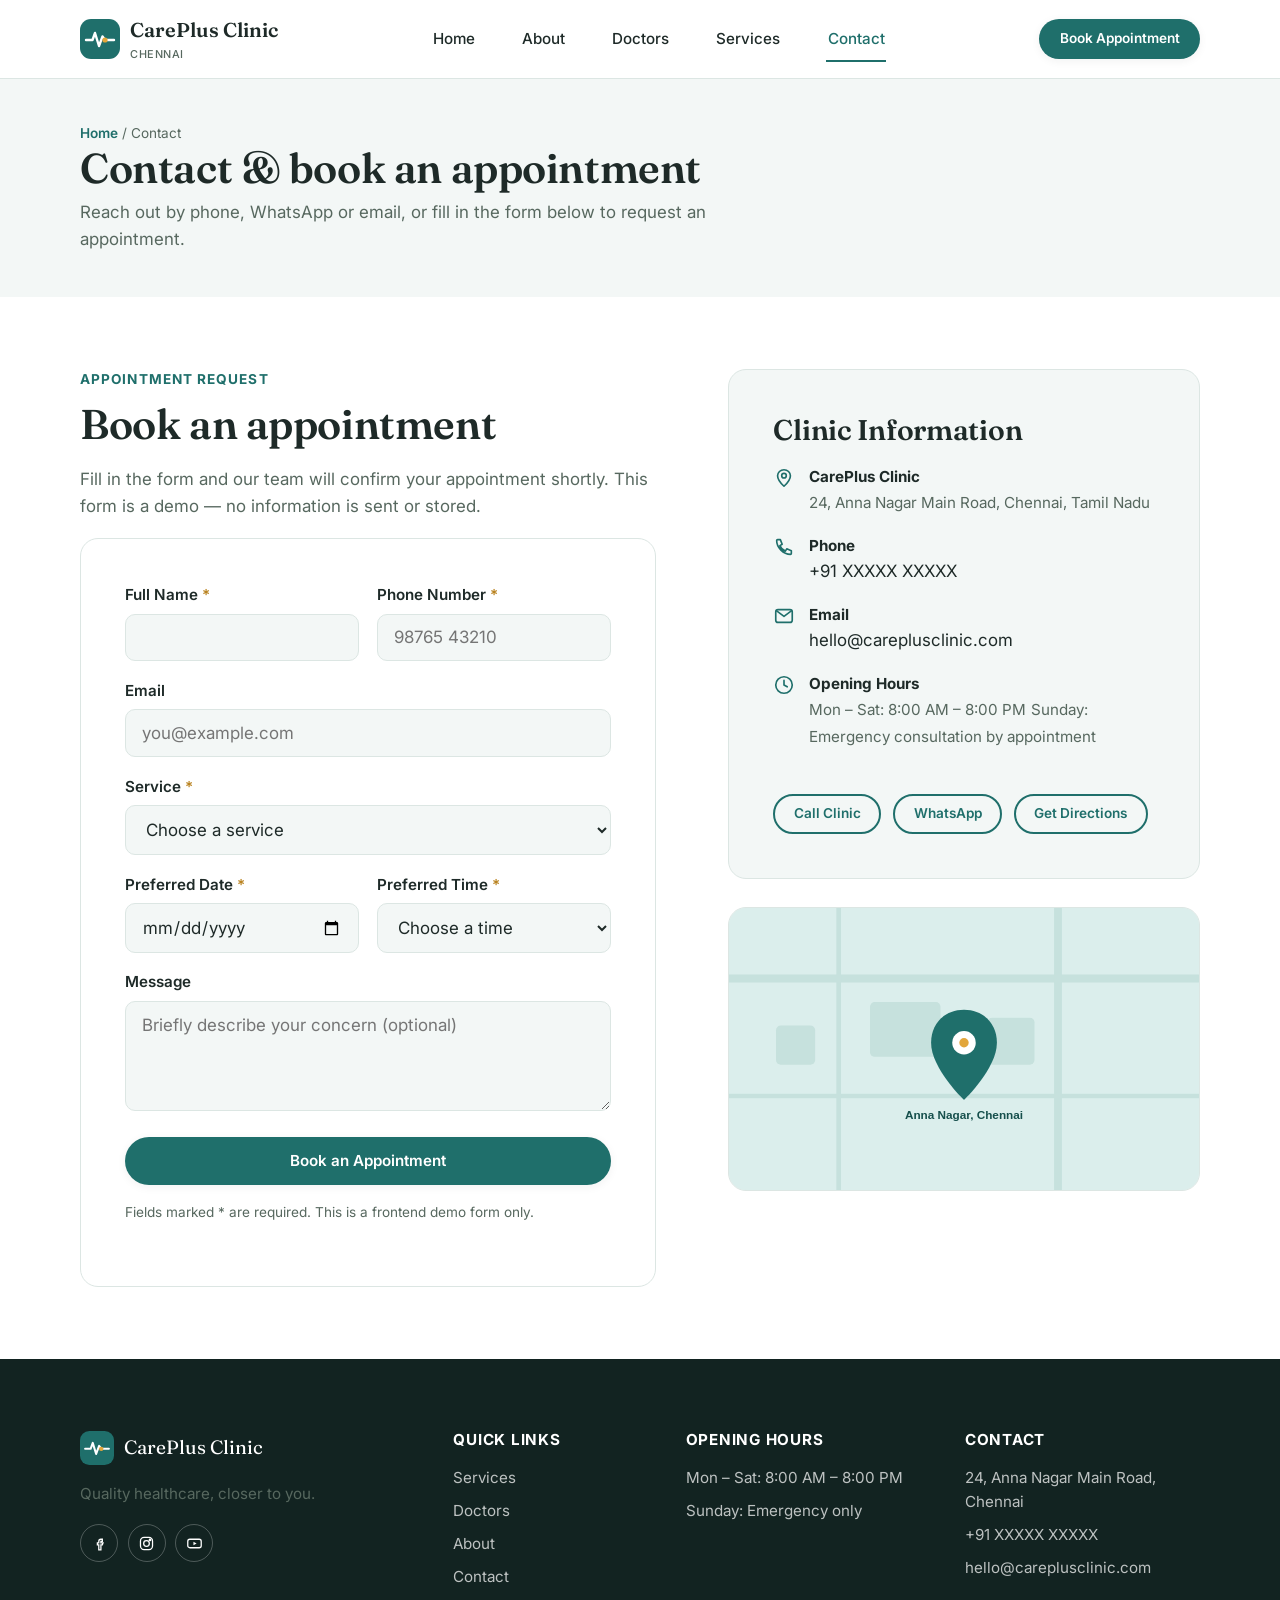
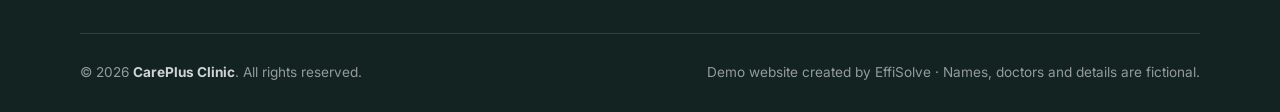
<file: contact.html>
<!DOCTYPE html>
<html lang="en">
<head>
<meta charset="UTF-8">
<meta name="viewport" content="width=device-width, initial-scale=1.0">
<title>Contact &amp; Book an Appointment — CarePlus Clinic, Chennai</title>
<meta name="description" content="Book an appointment at CarePlus Clinic in Anna Nagar, Chennai. Find our address, phone number, email, opening hours and appointment request form.">
<meta property="og:type" content="website">
<meta property="og:title" content="Contact CarePlus Clinic">
<meta property="og:description" content="Book an appointment or get in touch with CarePlus Clinic in Anna Nagar, Chennai.">
<meta property="og:image" content="images/map-placeholder.svg">
<link rel="icon" type="image/svg+xml" href="images/favicon.svg">
<link rel="preconnect" href="https://fonts.googleapis.com">
<link rel="preconnect" href="https://fonts.gstatic.com" crossorigin>
<link href="https://fonts.googleapis.com/css2?family=Fraunces:opsz,wght@9..144,500;9..144,600;9..144,700&amp;family=Inter:wght@400;500;600;700&amp;display=swap" rel="stylesheet">
<link rel="stylesheet" href="css/style.css">
</head>
<body>
<a class="skip-link" href="#main-content">Skip to main content</a>

<header class="site-header">
  <div class="container nav">
    <a href="index.html" class="brand">
      <img src="images/logo-mark.svg" alt="" width="40" height="40">
      <span>CarePlus Clinic<span class="brand-tag">Chennai</span></span>
    </a>
    <nav class="nav-links" aria-label="Primary">
      <a href="index.html">Home</a>
      <a href="about.html">About</a>
      <a href="doctors.html">Doctors</a>
      <a href="services.html">Services</a>
      <a href="contact.html" aria-current="page">Contact</a>
    </nav>
    <div class="nav-cta">
      <a href="#appointment-form" class="btn btn-primary btn-sm">
        <span class="btn-label-full">Book Appointment</span>
        <span class="btn-label-short" aria-hidden="true">Book</span>
      </a>
      <button class="nav-toggle" aria-label="Open menu" aria-expanded="false" aria-controls="primary-navigation">
        <span></span><span></span><span></span>
      </button>
    </div>
  </div>
</header>

<main id="main-content">

  <div class="page-hero">
    <div class="container">
      <p class="breadcrumb"><a href="index.html">Home</a> / Contact</p>
      <h1>Contact &amp; book an appointment</h1>
      <p>Reach out by phone, WhatsApp or email, or fill in the form below to request an appointment.</p>
    </div>
  </div>

  <section aria-labelledby="contact-heading">
    <div class="container contact-grid">

      <div>
        <span class="eyebrow">Appointment Request</span>
        <h2 id="contact-heading">Book an appointment</h2>
        <p>Fill in the form and our team will confirm your appointment shortly. This form is a demo — no information is sent or stored.</p>

        <div class="form-success" id="form-success" role="status">
          <svg viewBox="0 0 24 24" fill="none" stroke="currentColor" stroke-width="2"><circle cx="12" cy="12" r="9.5"/><path d="M8 12.5L11 15.5L16 9"/></svg>
          <span>Thank you! Your appointment request has been received. Our team will contact you shortly.</span>
        </div>

        <form class="appointment-form" id="appointment-form" novalidate>
          <div class="form-row">
            <div class="form-group">
              <label for="fullName">Full Name <span class="required">*</span></label>
              <input type="text" id="fullName" name="fullName" autocomplete="name" required>
              <p class="field-error">Please enter your full name.</p>
            </div>
            <div class="form-group">
              <label for="phone">Phone Number <span class="required">*</span></label>
              <input type="tel" id="phone" name="phone" autocomplete="tel" placeholder="98765 43210" required>
              <p class="field-error">Please enter a valid phone number.</p>
            </div>
          </div>

          <div class="form-group">
            <label for="email">Email</label>
            <input type="email" id="email" name="email" autocomplete="email" placeholder="you@example.com">
            <p class="field-error">Please enter a valid email address.</p>
          </div>

          <div class="form-group">
            <label for="service">Service <span class="required">*</span></label>
            <select id="service" name="service" required>
              <option value="">Choose a service</option>
              <option value="general-consultation">General Consultation</option>
              <option value="pediatrics">Pediatrics</option>
              <option value="dermatology">Dermatology</option>
              <option value="womens-health">Women's Health</option>
              <option value="diabetes-bp-care">Diabetes &amp; BP Care</option>
              <option value="health-checkup">Health Checkup</option>
            </select>
            <p class="field-error">Please choose a service.</p>
          </div>

          <div class="form-row">
            <div class="form-group">
              <label for="preferredDate">Preferred Date <span class="required">*</span></label>
              <input type="date" id="preferredDate" name="preferredDate" required>
              <p class="field-error">Please choose a valid date.</p>
            </div>
            <div class="form-group">
              <label for="preferredTime">Preferred Time <span class="required">*</span></label>
              <select id="preferredTime" name="preferredTime" required>
                <option value="">Choose a time</option>
                <option value="morning">Morning (8:00 AM – 12:00 PM)</option>
                <option value="afternoon">Afternoon (12:00 PM – 4:00 PM)</option>
                <option value="evening">Evening (4:00 PM – 8:00 PM)</option>
              </select>
              <p class="field-error">Please choose a preferred time.</p>
            </div>
          </div>

          <div class="form-group">
            <label for="message">Message</label>
            <textarea id="message" name="message" placeholder="Briefly describe your concern (optional)"></textarea>
          </div>

          <button type="submit" class="btn btn-primary btn-block">Book an Appointment</button>
          <p class="form-note">Fields marked <span class="required">*</span> are required. This is a frontend demo form only.</p>
        </form>
      </div>

      <div>
        <div class="contact-info-card">
          <h3>Clinic Information</h3>
          <div class="contact-info-list">
            <div class="contact-info-item">
              <svg viewBox="0 0 24 24" fill="none" stroke="currentColor" stroke-width="1.8" stroke-linecap="round" stroke-linejoin="round"><path d="M12 21C12 21 5 14.5 5 9.5C5 5.9 8.1 3 12 3C15.9 3 19 5.9 19 9.5C19 14.5 12 21 12 21Z"/><circle cx="12" cy="9.5" r="2.5"/></svg>
              <div>
                <strong>CarePlus Clinic</strong>
                <span>24, Anna Nagar Main Road, Chennai, Tamil Nadu</span>
              </div>
            </div>
            <div class="contact-info-item">
              <svg viewBox="0 0 24 24" fill="none" stroke="currentColor" stroke-width="1.8" stroke-linecap="round" stroke-linejoin="round"><path d="M4 5C4 4.4 4.4 4 5 4H8L10 9L7.5 10.5C8.5 13 11 15.5 13.5 16.5L15 14L20 16V19C20 19.6 19.6 20 19 20C11.3 20 4 12.7 4 5Z"/></svg>
              <div>
                <strong>Phone</strong>
                <a href="tel:+91XXXXXXXXXX">+91 XXXXX XXXXX</a>
              </div>
            </div>
            <div class="contact-info-item">
              <svg viewBox="0 0 24 24" fill="none" stroke="currentColor" stroke-width="1.8" stroke-linecap="round" stroke-linejoin="round"><rect x="3" y="5" width="18" height="14" rx="2.5"/><path d="M4 6.5L12 12.5L20 6.5"/></svg>
              <div>
                <strong>Email</strong>
                <a href="mailto:hello@careplusclinic.com">hello@careplusclinic.com</a>
              </div>
            </div>
            <div class="contact-info-item">
              <svg viewBox="0 0 24 24" fill="none" stroke="currentColor" stroke-width="1.8" stroke-linecap="round" stroke-linejoin="round"><circle cx="12" cy="12" r="9"/><path d="M12 7V12L15.5 14"/></svg>
              <div>
                <strong>Opening Hours</strong>
                <span>Mon – Sat: 8:00 AM – 8:00 PM</span>
                <span>Sunday: Emergency consultation by appointment</span>
              </div>
            </div>
          </div>

          <div class="btn-row mt-lg">
            <a href="tel:+91XXXXXXXXXX" class="btn btn-outline btn-sm">Call Clinic</a>
            <a href="https://wa.me/91XXXXXXXXXX" target="_blank" rel="noopener" class="btn btn-outline btn-sm">WhatsApp</a>
            <a href="https://maps.google.com/?q=Anna+Nagar+Chennai" target="_blank" rel="noopener" class="btn btn-outline btn-sm">Get Directions</a>
          </div>
        </div>

        <div class="map-placeholder">
          <img src="images/map-placeholder.svg" alt="Stylized map showing the approximate location of CarePlus Clinic in Anna Nagar, Chennai" loading="lazy">
        </div>
      </div>

    </div>
  </section>

</main>

<footer class="site-footer">
  <div class="container">
    <div class="footer-grid">
      <div>
        <a href="index.html" class="footer-brand">
          <img src="images/logo-mark.svg" alt="" width="34" height="34">
          CarePlus Clinic
        </a>
        <p class="footer-tagline">Quality healthcare, closer to you.</p>
        <div class="footer-social">
          <a href="#" aria-label="CarePlus Clinic on Facebook"><svg viewBox="0 0 24 24" fill="none" stroke="#fff" stroke-width="1.8"><path d="M14 9H16V6H14C12.3 6 11 7.3 11 9V11H9V14H11V21H14V14H16L17 11H14V9Z"/></svg></a>
          <a href="#" aria-label="CarePlus Clinic on Instagram"><svg viewBox="0 0 24 24" fill="none" stroke="#fff" stroke-width="1.8"><rect x="3.5" y="3.5" width="17" height="17" rx="5"/><circle cx="12" cy="12" r="4"/><circle cx="17" cy="7" r="1"/></svg></a>
          <a href="#" aria-label="CarePlus Clinic on YouTube"><svg viewBox="0 0 24 24" fill="none" stroke="#fff" stroke-width="1.8"><rect x="2.5" y="6" width="19" height="12" rx="3"/><path d="M10.5 9.5L15 12L10.5 14.5V9.5Z" fill="#fff" stroke="none"/></svg></a>
        </div>
      </div>
      <div class="footer-col">
        <h4>Quick Links</h4>
        <ul>
          <li><a href="services.html">Services</a></li>
          <li><a href="doctors.html">Doctors</a></li>
          <li><a href="about.html">About</a></li>
          <li><a href="contact.html">Contact</a></li>
        </ul>
      </div>
      <div class="footer-col">
        <h4>Opening Hours</h4>
        <ul>
          <li>Mon – Sat: 8:00 AM – 8:00 PM</li>
          <li>Sunday: Emergency only</li>
        </ul>
      </div>
      <div class="footer-col">
        <h4>Contact</h4>
        <ul>
          <li>24, Anna Nagar Main Road, Chennai</li>
          <li><a href="tel:+91XXXXXXXXXX">+91 XXXXX XXXXX</a></li>
          <li><a href="mailto:hello@careplusclinic.com">hello@careplusclinic.com</a></li>
        </ul>
      </div>
    </div>
    <div class="footer-bottom">
      <span>&copy; <span id="year">2026</span> <strong>CarePlus Clinic</strong>. All rights reserved.</span>
      <span>Demo website created by EffiSolve · Names, doctors and details are fictional.</span>
    </div>
  </div>
</footer>

<button class="scroll-top" aria-label="Scroll to top">
  <svg viewBox="0 0 24 24" fill="none" stroke="currentColor" stroke-width="2" stroke-linecap="round" stroke-linejoin="round"><path d="M12 19V5M5 12L12 5L19 12"/></svg>
</button>

<script src="js/script.js"></script>
<script>
  document.getElementById('year').textContent = new Date().getFullYear();

  // Pre-select service from a query parameter, e.g. contact.html?service=pediatrics
  (function preselectService() {
    var params = new URLSearchParams(window.location.search);
    var serviceParam = params.get('service');
    var select = document.getElementById('service');
    if (serviceParam && select) {
      var optionExists = Array.from(select.options).some(function (opt) { return opt.value === serviceParam; });
      if (optionExists) select.value = serviceParam;
    }
  })();
</script>
</body>
</html>
</file>
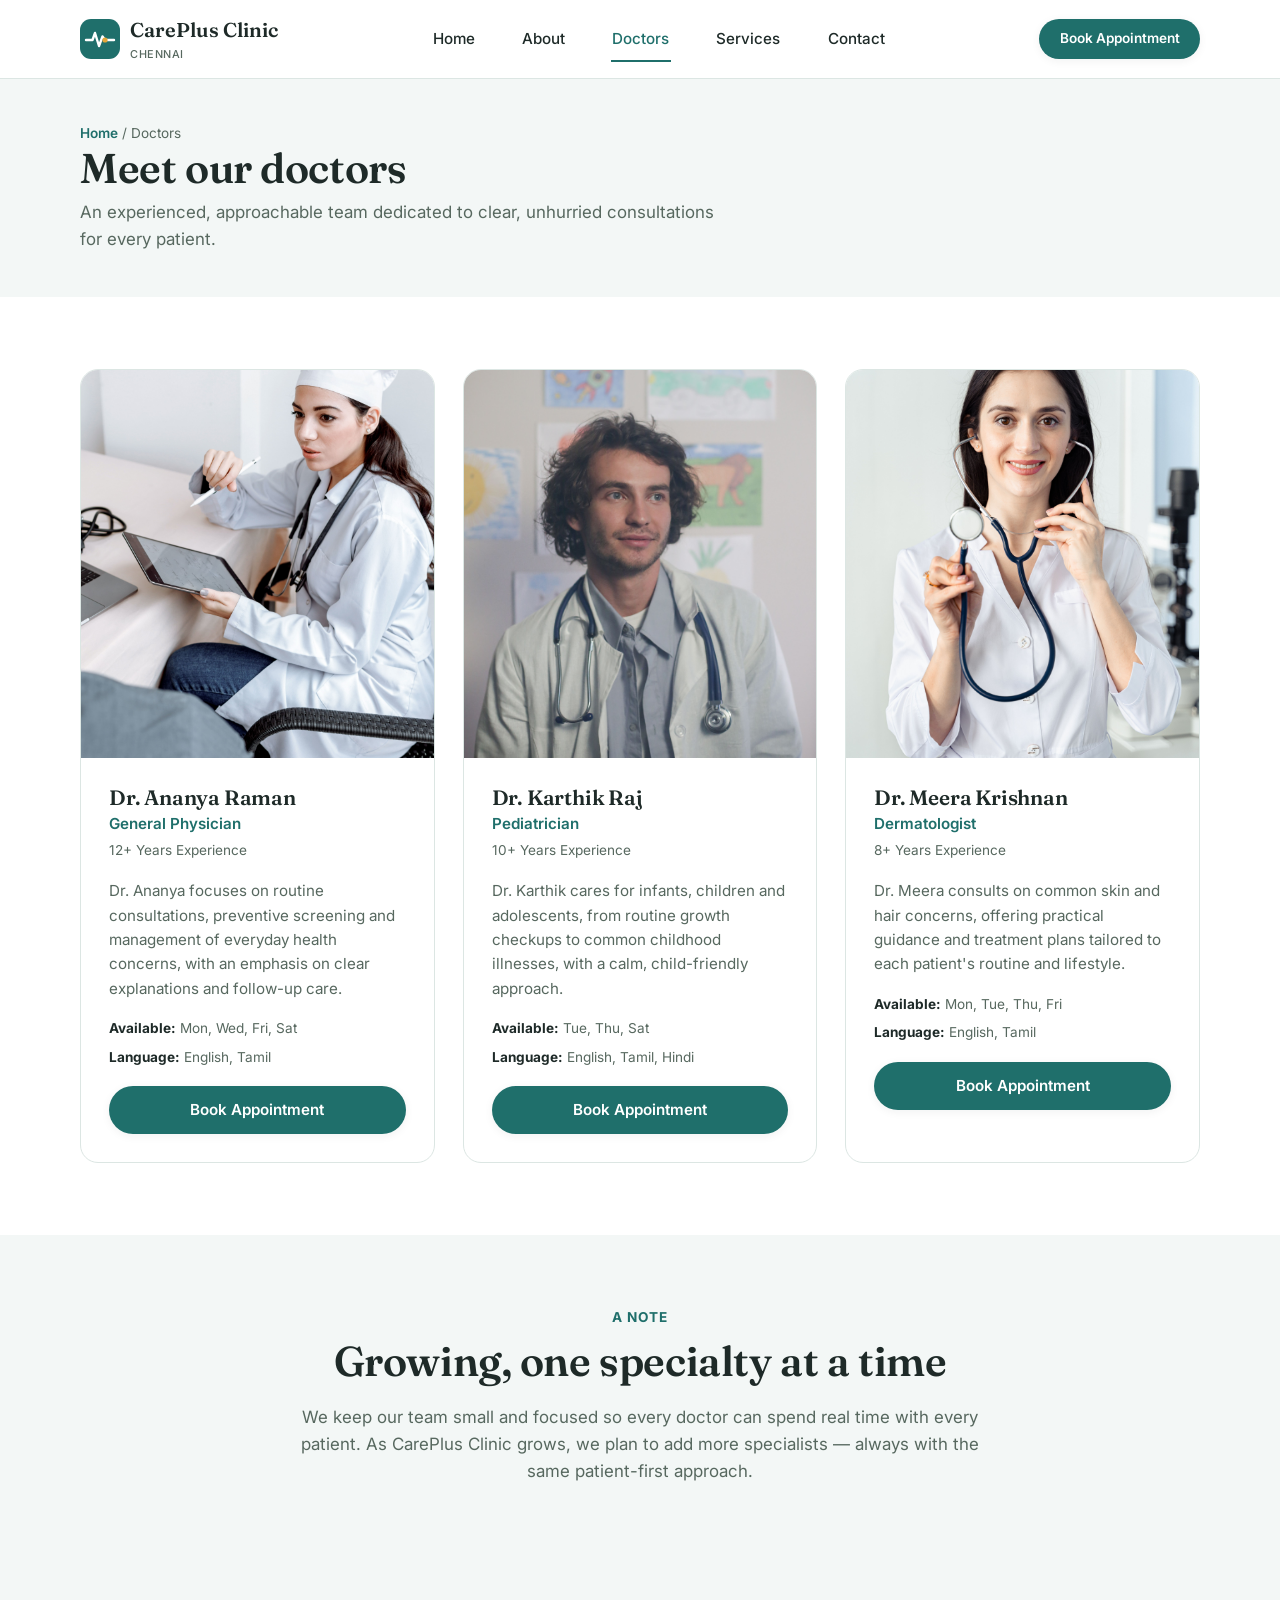
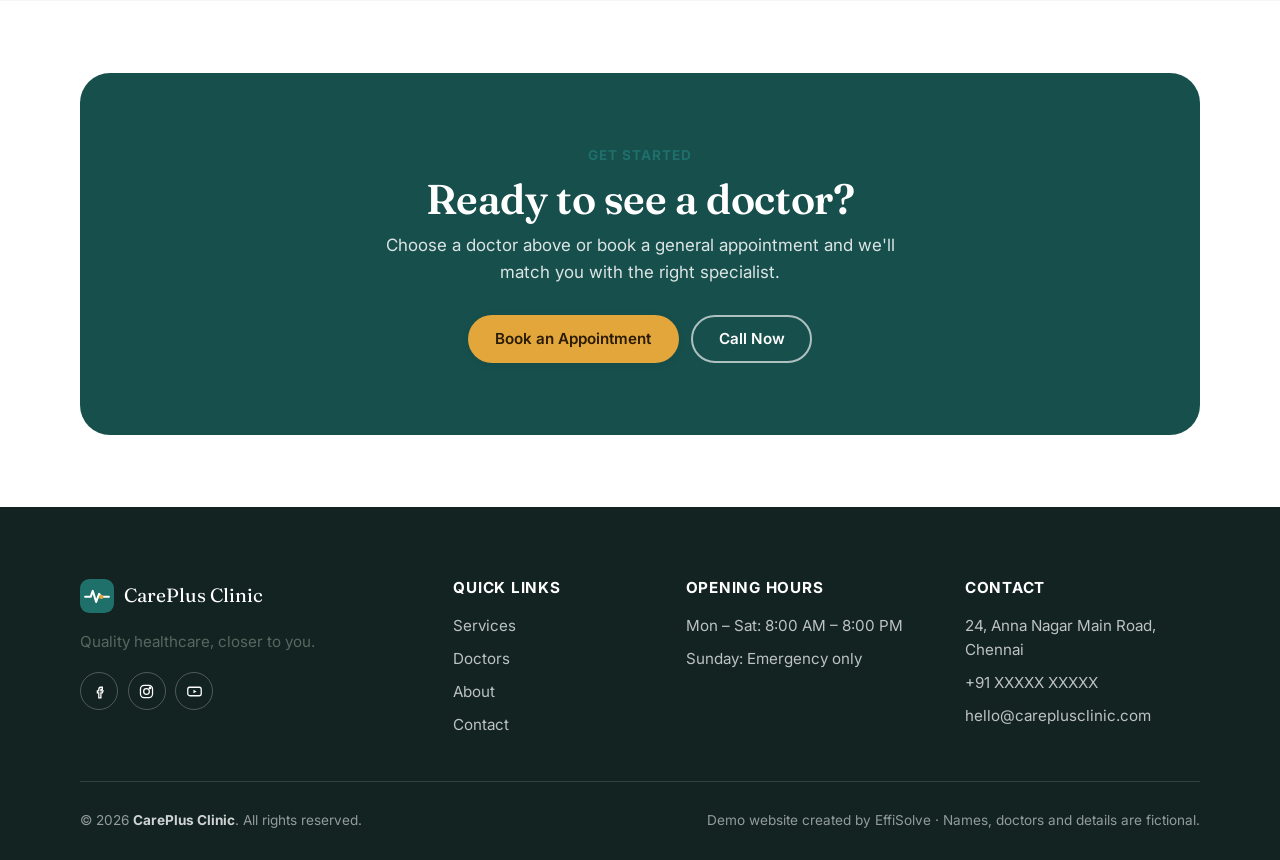
<file: doctors.html>
<!DOCTYPE html>
<html lang="en">
<head>
<meta charset="UTF-8">
<meta name="viewport" content="width=device-width, initial-scale=1.0">
<title>Our Doctors — CarePlus Clinic, Chennai</title>
<meta name="description" content="Meet the doctors at CarePlus Clinic in Chennai: general physician, pediatrician and dermatologist. View specialties, experience and availability.">
<meta property="og:type" content="website">
<meta property="og:title" content="Our Doctors — CarePlus Clinic">
<meta property="og:description" content="Meet the experienced doctors at CarePlus Clinic in Chennai.">
<meta property="og:image" content="images/doctor-ananya.svg">
<link rel="icon" type="image/svg+xml" href="images/favicon.svg">
<link rel="preconnect" href="https://fonts.googleapis.com">
<link rel="preconnect" href="https://fonts.gstatic.com" crossorigin>
<link href="https://fonts.googleapis.com/css2?family=Fraunces:opsz,wght@9..144,500;9..144,600;9..144,700&amp;family=Inter:wght@400;500;600;700&amp;display=swap" rel="stylesheet">
<link rel="stylesheet" href="css/style.css">
</head>
<body>
<a class="skip-link" href="#main-content">Skip to main content</a>

<header class="site-header">
  <div class="container nav">
    <a href="index.html" class="brand">
      <img src="images/logo-mark.svg" alt="" width="40" height="40">
      <span>CarePlus Clinic<span class="brand-tag">Chennai</span></span>
    </a>
    <nav class="nav-links" aria-label="Primary">
      <a href="index.html">Home</a>
      <a href="about.html">About</a>
      <a href="doctors.html" aria-current="page">Doctors</a>
      <a href="services.html">Services</a>
      <a href="contact.html">Contact</a>
    </nav>
    <div class="nav-cta">
      <a href="contact.html" class="btn btn-primary btn-sm">
        <span class="btn-label-full">Book Appointment</span>
        <span class="btn-label-short" aria-hidden="true">Book</span>
      </a>
      <button class="nav-toggle" aria-label="Open menu" aria-expanded="false" aria-controls="primary-navigation">
        <span></span><span></span><span></span>
      </button>
    </div>
  </div>
</header>

<main id="main-content">

  <div class="page-hero">
    <div class="container">
      <p class="breadcrumb"><a href="index.html">Home</a> / Doctors</p>
      <h1>Meet our doctors</h1>
      <p>An experienced, approachable team dedicated to clear, unhurried consultations for every patient.</p>
    </div>
  </div>

  <section aria-labelledby="doctors-heading">
    <div class="container">
      <h2 id="doctors-heading" class="visually-hidden">Doctor directory</h2>

      <div class="doctors-grid">

        <article class="doctor-card" id="dr-ananya-raman">
          <div class="doctor-photo"><img src="images/doctor-ananya.jpg" alt="Illustrated portrait of Dr. Ananya Raman" loading="lazy"></div>
          <div class="doctor-body">
            <h3>Dr. Ananya Raman</h3>
            <span class="doctor-specialty">General Physician</span>
            <span class="doctor-exp">12+ Years Experience</span>
            <p class="doctor-bio">Dr. Ananya focuses on routine consultations, preventive screening and management of everyday health concerns, with an emphasis on clear explanations and follow-up care.</p>
            <div class="doctor-meta">
              <span><strong>Available:</strong> Mon, Wed, Fri, Sat</span>
              <span><strong>Language:</strong> English, Tamil</span>
            </div>
            <a href="contact.html?service=general-consultation" class="btn btn-primary btn-block">Book Appointment</a>
          </div>
        </article>

        <article class="doctor-card" id="dr-karthik-raj">
          <div class="doctor-photo"><img src="images/doctor-karthik.jpg" alt="Illustrated portrait of Dr. Karthik Raj" loading="lazy"></div>
          <div class="doctor-body">
            <h3>Dr. Karthik Raj</h3>
            <span class="doctor-specialty">Pediatrician</span>
            <span class="doctor-exp">10+ Years Experience</span>
            <p class="doctor-bio">Dr. Karthik cares for infants, children and adolescents, from routine growth checkups to common childhood illnesses, with a calm, child-friendly approach.</p>
            <div class="doctor-meta">
              <span><strong>Available:</strong> Tue, Thu, Sat</span>
              <span><strong>Language:</strong> English, Tamil, Hindi</span>
            </div>
            <a href="contact.html?service=pediatrics" class="btn btn-primary btn-block">Book Appointment</a>
          </div>
        </article>

        <article class="doctor-card" id="dr-meera-krishnan">
          <div class="doctor-photo"><img src="images/doctor-meera.jpg" alt="Illustrated portrait of Dr. Meera Krishnan" loading="lazy"></div>
          <div class="doctor-body">
            <h3>Dr. Meera Krishnan</h3>
            <span class="doctor-specialty">Dermatologist</span>
            <span class="doctor-exp">8+ Years Experience</span>
            <p class="doctor-bio">Dr. Meera consults on common skin and hair concerns, offering practical guidance and treatment plans tailored to each patient's routine and lifestyle.</p>
            <div class="doctor-meta">
              <span><strong>Available:</strong> Mon, Tue, Thu, Fri</span>
              <span><strong>Language:</strong> English, Tamil</span>
            </div>
            <a href="contact.html?service=dermatology" class="btn btn-primary btn-block">Book Appointment</a>
          </div>
        </article>

      </div>
    </div>
  </section>

  <section class="section-soft" aria-labelledby="team-note-heading">
    <div class="container">
      <div class="section-head center">
        <span class="eyebrow">A Note</span>
        <h2 id="team-note-heading">Growing, one specialty at a time</h2>
        <p>We keep our team small and focused so every doctor can spend real time with every patient. As CarePlus Clinic grows, we plan to add more specialists — always with the same patient-first approach.</p>
      </div>
    </div>
  </section>

  <section aria-labelledby="cta-heading">
    <div class="container">
      <div class="cta-band">
        <span class="eyebrow">Get Started</span>
        <h2 id="cta-heading">Ready to see a doctor?</h2>
        <p>Choose a doctor above or book a general appointment and we'll match you with the right specialist.</p>
        <div class="btn-row">
          <a href="contact.html" class="btn btn-accent">Book an Appointment</a>
          <a href="tel:+91XXXXXXXXXX" class="btn btn-outline-light">Call Now</a>
        </div>
      </div>
    </div>
  </section>

</main>

<footer class="site-footer">
  <div class="container">
    <div class="footer-grid">
      <div>
        <a href="index.html" class="footer-brand">
          <img src="images/logo-mark.svg" alt="" width="34" height="34">
          CarePlus Clinic
        </a>
        <p class="footer-tagline">Quality healthcare, closer to you.</p>
        <div class="footer-social">
          <a href="#" aria-label="CarePlus Clinic on Facebook"><svg viewBox="0 0 24 24" fill="none" stroke="#fff" stroke-width="1.8"><path d="M14 9H16V6H14C12.3 6 11 7.3 11 9V11H9V14H11V21H14V14H16L17 11H14V9Z"/></svg></a>
          <a href="#" aria-label="CarePlus Clinic on Instagram"><svg viewBox="0 0 24 24" fill="none" stroke="#fff" stroke-width="1.8"><rect x="3.5" y="3.5" width="17" height="17" rx="5"/><circle cx="12" cy="12" r="4"/><circle cx="17" cy="7" r="1"/></svg></a>
          <a href="#" aria-label="CarePlus Clinic on YouTube"><svg viewBox="0 0 24 24" fill="none" stroke="#fff" stroke-width="1.8"><rect x="2.5" y="6" width="19" height="12" rx="3"/><path d="M10.5 9.5L15 12L10.5 14.5V9.5Z" fill="#fff" stroke="none"/></svg></a>
        </div>
      </div>
      <div class="footer-col">
        <h4>Quick Links</h4>
        <ul>
          <li><a href="services.html">Services</a></li>
          <li><a href="doctors.html">Doctors</a></li>
          <li><a href="about.html">About</a></li>
          <li><a href="contact.html">Contact</a></li>
        </ul>
      </div>
      <div class="footer-col">
        <h4>Opening Hours</h4>
        <ul>
          <li>Mon – Sat: 8:00 AM – 8:00 PM</li>
          <li>Sunday: Emergency only</li>
        </ul>
      </div>
      <div class="footer-col">
        <h4>Contact</h4>
        <ul>
          <li>24, Anna Nagar Main Road, Chennai</li>
          <li><a href="tel:+91XXXXXXXXXX">+91 XXXXX XXXXX</a></li>
          <li><a href="mailto:hello@careplusclinic.com">hello@careplusclinic.com</a></li>
        </ul>
      </div>
    </div>
    <div class="footer-bottom">
      <span>&copy; <span id="year">2026</span> <strong>CarePlus Clinic</strong>. All rights reserved.</span>
      <span>Demo website created by EffiSolve · Names, doctors and details are fictional.</span>
    </div>
  </div>
</footer>

<button class="scroll-top" aria-label="Scroll to top">
  <svg viewBox="0 0 24 24" fill="none" stroke="currentColor" stroke-width="2" stroke-linecap="round" stroke-linejoin="round"><path d="M12 19V5M5 12L12 5L19 12"/></svg>
</button>

<script src="js/script.js"></script>
<script>document.getElementById('year').textContent = new Date().getFullYear();</script>
</body>
</html>
</file>
<file: css/style.css>
/* =========================================================================
   CarePlus Clinic — Stylesheet
   A calm, trustworthy neighborhood-clinic design.
   Palette: deep teal + warm amber accent on soft off-white.
   Type: Fraunces (display) / Inter (body + UI).
   ========================================================================= */

/* -------------------------------------------------------------------------
   0. Design tokens
   ------------------------------------------------------------------------- */
:root {
  /* Color */
  --color-bg: #ffffff;
  --color-bg-soft: #f3f7f6;
  --color-bg-deep: #eaf2f0;
  --color-text: #1e2a28;
  --color-text-muted: #57685f;
  --color-primary: #1f6f6b;
  --color-primary-dark: #164f4c;
  --color-primary-light: #dbeeec;
  --color-accent: #e2a63b;
  --color-accent-dark: #b9821f;
  --color-border: #dce6e3;
  --color-white: #ffffff;
  --color-success-bg: #eaf6ee;
  --color-success-text: #1f6f3f;

  /* Type */
  --font-display: "Fraunces", "Iowan Old Style", Georgia, serif;
  --font-body: "Inter", -apple-system, BlinkMacSystemFont, "Segoe UI", sans-serif;

  --fs-xs: clamp(0.78rem, 0.75rem + 0.15vw, 0.85rem);
  --fs-sm: clamp(0.88rem, 0.85rem + 0.15vw, 0.95rem);
  --fs-base: clamp(1rem, 0.97rem + 0.2vw, 1.06rem);
  --fs-md: clamp(1.15rem, 1.1rem + 0.3vw, 1.3rem);
  --fs-lg: clamp(1.4rem, 1.3rem + 0.6vw, 1.8rem);
  --fs-xl: clamp(1.9rem, 1.6rem + 1.4vw, 2.6rem);
  --fs-2xl: clamp(2.3rem, 1.9rem + 2.2vw, 3.5rem);

  /* Spacing */
  --space-2xs: 0.4rem;
  --space-xs: 0.75rem;
  --space-sm: 1.1rem;
  --space-md: 1.75rem;
  --space-lg: 2.75rem;
  --space-xl: 4.5rem;
  --space-2xl: 7rem;

  /* Layout */
  --container-w: 1200px;
  --radius-sm: 10px;
  --radius-md: 18px;
  --radius-lg: 30px;
  --shadow-sm: 0 2px 10px rgba(22, 42, 40, 0.06);
  --shadow-md: 0 12px 32px rgba(22, 42, 40, 0.1);
  --header-h: 78px;
}

/* -------------------------------------------------------------------------
   1. Reset & base
   ------------------------------------------------------------------------- */
*,
*::before,
*::after {
  box-sizing: border-box;
}

html {
  scroll-behavior: smooth;
}

@media (prefers-reduced-motion: reduce) {
  html {
    scroll-behavior: auto;
  }
  *,
  *::before,
  *::after {
    animation-duration: 0.001ms !important;
    animation-iteration-count: 1 !important;
    transition-duration: 0.001ms !important;
    scroll-behavior: auto !important;
  }
}

body {
  margin: 0;
  font-family: var(--font-body);
  font-size: var(--fs-base);
  color: var(--color-text);
  background: var(--color-bg);
  line-height: 1.6;
  -webkit-font-smoothing: antialiased;
  overflow-x: hidden;
}

img {
  max-width: 100%;
  display: block;
  height: auto;
}

a {
  color: inherit;
  text-decoration: none;
}

ul {
  margin: 0;
  padding: 0;
  list-style: none;
}

h1, h2, h3, h4 {
  font-family: var(--font-display);
  font-weight: 600;
  line-height: 1.15;
  margin: 0 0 var(--space-sm);
  color: var(--color-text);
  letter-spacing: -0.01em;
}

h1 { font-size: var(--fs-2xl); }
h2 { font-size: var(--fs-xl); }
h3 { font-size: var(--fs-lg); }
h4 { font-size: var(--fs-md); font-family: var(--font-body); font-weight: 700; }

p {
  margin: 0 0 var(--space-sm);
  color: var(--color-text-muted);
}

button {
  font-family: inherit;
  cursor: pointer;
}

input, select, textarea {
  font-family: inherit;
  font-size: var(--fs-base);
}

/* Visible focus states everywhere */
a:focus-visible,
button:focus-visible,
input:focus-visible,
select:focus-visible,
textarea:focus-visible,
summary:focus-visible {
  outline: 3px solid var(--color-accent);
  outline-offset: 3px;
  border-radius: 4px;
}

.container {
  max-width: var(--container-w);
  margin-inline: auto;
  padding-inline: clamp(1.25rem, 4vw, 2.5rem);
}

.skip-link {
  position: absolute;
  left: -999px;
  top: auto;
  background: var(--color-primary);
  color: #fff;
  padding: 0.85rem 1.25rem;
  border-radius: 0 0 8px 0;
  z-index: 200;
}

.skip-link:focus {
  left: 0;
  top: 0;
}

/* -------------------------------------------------------------------------
   2. Buttons
   ------------------------------------------------------------------------- */
.btn {
  display: inline-flex;
  align-items: center;
  justify-content: center;
  gap: 0.5rem;
  padding: 0.9rem 1.6rem;
  border-radius: 999px;
  font-weight: 600;
  font-size: var(--fs-sm);
  border: 2px solid transparent;
  transition: transform 0.18s ease, box-shadow 0.18s ease, background-color 0.18s ease, color 0.18s ease, border-color 0.18s ease;
  white-space: nowrap;
  min-height: 48px;
  line-height: 1;
}

.btn:hover { transform: translateY(-2px); }
.btn:active { transform: translateY(0); }

.btn-primary {
  background: var(--color-primary);
  color: #fff;
  box-shadow: var(--shadow-sm);
}
.btn-primary:hover { background: var(--color-primary-dark); box-shadow: var(--shadow-md); }

.btn-accent {
  background: var(--color-accent);
  color: #2a1c04;
  box-shadow: var(--shadow-sm);
}
.btn-accent:hover { background: var(--color-accent-dark); box-shadow: var(--shadow-md); }

.btn-outline {
  background: transparent;
  color: var(--color-primary);
  border-color: var(--color-primary);
}
.btn-outline:hover { background: var(--color-primary-light); }

.btn-outline-light {
  background: transparent;
  color: #fff;
  border-color: rgba(255,255,255,0.65);
}
.btn-outline-light:hover { background: rgba(255,255,255,0.14); }

.btn-ghost {
  background: transparent;
  color: var(--color-text);
  border-color: var(--color-border);
}
.btn-ghost:hover { border-color: var(--color-primary); color: var(--color-primary); }

.btn-block { width: 100%; }
.btn-sm { padding: 0.6rem 1.15rem; min-height: 40px; font-size: var(--fs-xs); }

.btn-row {
  display: flex;
  flex-wrap: wrap;
  gap: var(--space-xs);
}

/* -------------------------------------------------------------------------
   3. Header & Navigation
   ------------------------------------------------------------------------- */
.site-header {
  position: sticky;
  top: 0;
  z-index: 100;
  background: rgba(255, 255, 255, 0.92);
  backdrop-filter: saturate(160%) blur(10px);
  border-bottom: 1px solid var(--color-border);
}

.nav {
  display: flex;
  align-items: center;
  justify-content: space-between;
  height: var(--header-h);
  gap: var(--space-md);
}

.brand {
  display: flex;
  align-items: center;
  gap: 0.65rem;
  font-family: var(--font-display);
  font-weight: 600;
  font-size: 1.25rem;
  color: var(--color-text);
  flex-shrink: 0;
}

.brand img {
  width: 40px;
  height: 40px;
}

.brand-tag {
  display: block;
  font-family: var(--font-body);
  font-weight: 500;
  font-size: 0.68rem;
  letter-spacing: 0.04em;
  color: var(--color-text-muted);
  text-transform: uppercase;
}

.nav-links {
  display: flex;
  align-items: center;
  gap: var(--space-lg);
}

.nav-links a {
  font-weight: 500;
  font-size: var(--fs-sm);
  color: var(--color-text);
  position: relative;
  padding: 0.4rem 0.1rem;
}

.nav-links a::after {
  content: "";
  position: absolute;
  left: 0; right: 0; bottom: -4px;
  height: 2px;
  background: var(--color-primary);
  transform: scaleX(0);
  transform-origin: left;
  transition: transform 0.2s ease;
}

.nav-links a:hover::after,
.nav-links a[aria-current="page"]::after {
  transform: scaleX(1);
}

.nav-links a[aria-current="page"] {
  color: var(--color-primary);
}

.nav-cta {
  display: flex;
  align-items: center;
  gap: var(--space-sm);
}

.btn-label-short { display: none; }

@media (max-width: 400px) {
  .btn-label-full { display: none; }
  .btn-label-short { display: inline; }
}

.nav-toggle {
  display: none;
  background: transparent;
  border: none;
  width: 44px;
  height: 44px;
  border-radius: 8px;
  align-items: center;
  justify-content: center;
  flex-direction: column;
  gap: 5px;
}

.nav-toggle span {
  display: block;
  width: 22px;
  height: 2px;
  background: var(--color-text);
  border-radius: 2px;
  transition: transform 0.25s ease, opacity 0.2s ease;
}

.nav-toggle[aria-expanded="true"] span:nth-child(1) {
  transform: translateY(7px) rotate(45deg);
}
.nav-toggle[aria-expanded="true"] span:nth-child(2) { opacity: 0; }
.nav-toggle[aria-expanded="true"] span:nth-child(3) {
  transform: translateY(-7px) rotate(-45deg);
}

/* -------------------------------------------------------------------------
   4. Hero
   ------------------------------------------------------------------------- */
.hero {
  position: relative;
  background: linear-gradient(180deg, var(--color-bg-soft) 0%, var(--color-bg) 100%);
  padding-block: var(--space-xl) var(--space-lg);
  overflow: hidden;
}

.hero .container {
  display: grid;
  grid-template-columns: 1.05fr 0.95fr;
  gap: var(--space-xl);
  align-items: center;
}

.hero-eyebrow {
  display: inline-flex;
  align-items: center;
  gap: 0.5rem;
  background: var(--color-primary-light);
  color: var(--color-primary-dark);
  font-weight: 600;
  font-size: var(--fs-xs);
  letter-spacing: 0.03em;
  text-transform: uppercase;
  padding: 0.45rem 0.9rem;
  border-radius: 999px;
  margin-bottom: var(--space-md);
}

.hero h1 {
  max-width: 15ch;
}

.hero-lead {
  font-size: var(--fs-md);
  max-width: 48ch;
  margin-bottom: var(--space-md);
}

.hero-hours {
  display: inline-flex;
  align-items: center;
  gap: 0.6rem;
  margin-top: var(--space-md);
  padding: 0.75rem 1.1rem;
  background: var(--color-white);
  border: 1px solid var(--color-border);
  border-radius: var(--radius-sm);
  font-size: var(--fs-sm);
  font-weight: 600;
  color: var(--color-text);
}

.hero-media {
  position: relative;
}

.hero-media .pulse-ring {
  position: absolute;
  inset: -6%;
  z-index: 0;
  opacity: 0.9;
}

.hero-media img.hero-photo {
  position: relative;
  z-index: 1;
  border-radius: var(--radius-lg);
  box-shadow: var(--shadow-md);
}

/* -------------------------------------------------------------------------
   5. Sections & shared layout
   ------------------------------------------------------------------------- */
section {
  padding-block: var(--space-xl);
}

.section-soft { background: var(--color-bg-soft); }
.section-deep { background: var(--color-primary-dark); color: #fff; }

.section-head {
  max-width: 62ch;
  margin-bottom: var(--space-lg);
}

.section-head.center {
  margin-inline: auto;
  text-align: center;
}

.eyebrow {
  display: block;
  font-weight: 700;
  font-size: var(--fs-xs);
  letter-spacing: 0.08em;
  text-transform: uppercase;
  color: var(--color-primary);
  margin-bottom: 0.6rem;
}

.section-deep .eyebrow { color: var(--color-accent); }
.section-deep p { color: rgba(255,255,255,0.82); }
.section-deep h2 { color: #fff; }

.section-foot-link {
  margin-top: var(--space-lg);
  text-align: center;
}

/* Divider signature element */
.pulse-divider {
  display: block;
  width: 100%;
  height: 34px;
  margin-block: 0;
}

/* -------------------------------------------------------------------------
   6. Quick info blocks
   ------------------------------------------------------------------------- */
.quick-info-grid {
  display: grid;
  grid-template-columns: repeat(4, 1fr);
  gap: var(--space-md);
}

.quick-info-item {
  padding: var(--space-md);
  background: var(--color-white);
  border: 1px solid var(--color-border);
  border-radius: var(--radius-md);
}

.quick-info-icon {
  width: 48px;
  height: 48px;
  margin-bottom: var(--space-sm);
  color: var(--color-primary);
}

.quick-info-item h3 {
  font-size: var(--fs-md);
  font-family: var(--font-body);
  font-weight: 700;
  margin-bottom: 0.35rem;
}

.quick-info-item p { margin-bottom: 0; font-size: var(--fs-sm); }

/* -------------------------------------------------------------------------
   7. Services
   ------------------------------------------------------------------------- */
.services-grid {
  display: grid;
  grid-template-columns: repeat(3, 1fr);
  gap: var(--space-md);
}

.service-card {
  background: var(--color-white);
  border: 1px solid var(--color-border);
  border-radius: var(--radius-md);
  padding: var(--space-md);
  transition: box-shadow 0.2s ease, transform 0.2s ease;
}

.service-card:hover {
  box-shadow: var(--shadow-md);
  transform: translateY(-3px);
}

.service-icon {
  width: 52px;
  height: 52px;
  border-radius: 14px;
  background: var(--color-primary-light);
  color: var(--color-primary-dark);
  display: flex;
  align-items: center;
  justify-content: center;
  margin-bottom: var(--space-sm);
}

.service-icon svg { width: 26px; height: 26px; }

.service-card h3 {
  font-family: var(--font-body);
  font-size: var(--fs-md);
  font-weight: 700;
  margin-bottom: 0.4rem;
}

.service-card p { font-size: var(--fs-sm); margin-bottom: var(--space-sm); }

.service-link {
  font-weight: 600;
  font-size: var(--fs-sm);
  color: var(--color-primary);
  display: inline-flex;
  align-items: center;
  gap: 0.35rem;
}
.service-link svg { width: 16px; height: 16px; transition: transform 0.2s ease; }
.service-link:hover svg { transform: translateX(3px); }

/* Detailed service sections (services.html) */
.service-detail {
  display: grid;
  grid-template-columns: 0.9fr 1.1fr;
  gap: var(--space-lg);
  align-items: center;
  padding-block: var(--space-lg);
  border-bottom: 1px solid var(--color-border);
}

.service-detail:last-of-type { border-bottom: none; }

.service-detail:nth-of-type(even) .service-detail-media { order: 2; }

.service-detail-media {
  background: var(--color-bg-soft);
  border-radius: var(--radius-md);
  padding: var(--space-lg);
  display: flex;
  align-items: center;
  justify-content: center;
}

.service-detail-media svg { width: 100%; max-width: 220px; height: auto; color: var(--color-primary); }

.service-includes {
  margin: var(--space-sm) 0 var(--space-md);
  display: grid;
  gap: 0.5rem;
}

.service-includes li {
  display: flex;
  gap: 0.6rem;
  align-items: flex-start;
  font-size: var(--fs-sm);
  color: var(--color-text);
}

.service-includes svg {
  width: 18px; height: 18px;
  flex-shrink: 0;
  margin-top: 0.15rem;
  color: var(--color-primary);
}

/* -------------------------------------------------------------------------
   8. Doctors
   ------------------------------------------------------------------------- */
.doctors-grid {
  display: grid;
  grid-template-columns: repeat(3, 1fr);
  gap: var(--space-md);
}

.doctor-card {
  background: var(--color-white);
  border: 1px solid var(--color-border);
  border-radius: var(--radius-md);
  overflow: hidden;
}

.doctor-photo {
  aspect-ratio: 4 / 4.4;
  background: var(--color-bg-deep);
  overflow: hidden;
}

.doctor-photo img { width: 100%; height: 100%; object-fit: cover; }

.doctor-body { padding: var(--space-md); }

.doctor-body h3 { font-size: var(--fs-md); margin-bottom: 0.15rem; }

.doctor-specialty {
  color: var(--color-primary);
  font-weight: 600;
  font-size: var(--fs-sm);
  display: block;
  margin-bottom: 0.2rem;
}

.doctor-exp {
  font-size: var(--fs-xs);
  color: var(--color-text-muted);
  display: block;
  margin-bottom: var(--space-sm);
}

.doctor-bio { font-size: var(--fs-sm); margin-bottom: var(--space-sm); }

.doctor-meta {
  display: flex;
  flex-wrap: wrap;
  gap: 0.4rem 0.9rem;
  font-size: var(--fs-xs);
  color: var(--color-text-muted);
  margin-bottom: var(--space-sm);
}

.doctor-meta strong { color: var(--color-text); }

/* -------------------------------------------------------------------------
   9. Why choose us
   ------------------------------------------------------------------------- */
.why-grid {
  display: grid;
  grid-template-columns: repeat(4, 1fr);
  gap: var(--space-md);
}

.why-item { text-align: left; }

.why-number {
  font-family: var(--font-display);
  font-size: var(--fs-lg);
  color: var(--color-accent);
  margin-bottom: 0.4rem;
  display: block;
}

.why-item h3 { font-size: var(--fs-md); font-family: var(--font-body); font-weight: 700; margin-bottom: 0.35rem; }
.why-item p { font-size: var(--fs-sm); margin-bottom: 0; }

/* -------------------------------------------------------------------------
   10. Appointment CTA band
   ------------------------------------------------------------------------- */
.cta-band {
  background: var(--color-primary-dark);
  color: #fff;
  border-radius: var(--radius-lg);
  padding: var(--space-xl) var(--space-lg);
  text-align: center;
  position: relative;
  overflow: hidden;
}

.cta-band h2 { color: #fff; margin-bottom: 0.5rem; }
.cta-band p { color: rgba(255,255,255,0.85); max-width: 48ch; margin-inline: auto; margin-bottom: var(--space-md); }

.cta-band .btn-row { justify-content: center; }

/* -------------------------------------------------------------------------
   11. Testimonials
   ------------------------------------------------------------------------- */
.testimonial-grid {
  display: grid;
  grid-template-columns: repeat(3, 1fr);
  gap: var(--space-md);
}

.testimonial-card {
  background: var(--color-white);
  border: 1px solid var(--color-border);
  border-radius: var(--radius-md);
  padding: var(--space-md);
}

.testimonial-quote {
  font-family: var(--font-display);
  font-size: var(--fs-md);
  color: var(--color-text);
  margin-bottom: var(--space-sm);
}

.testimonial-author {
  display: flex;
  align-items: center;
  gap: 0.7rem;
  font-size: var(--fs-xs);
  color: var(--color-text-muted);
}

.testimonial-avatar {
  width: 36px; height: 36px;
  border-radius: 50%;
  background: var(--color-primary-light);
  color: var(--color-primary-dark);
  display: flex;
  align-items: center;
  justify-content: center;
  font-weight: 700;
  font-family: var(--font-body);
  flex-shrink: 0;
}

.testimonial-author strong { color: var(--color-text); display: block; font-size: var(--fs-sm); }

/* -------------------------------------------------------------------------
   12. FAQ accordion
   ------------------------------------------------------------------------- */
.faq-list {
  max-width: 800px;
  margin-inline: auto;
  display: grid;
  gap: var(--space-xs);
}

.faq-item {
  background: var(--color-white);
  border: 1px solid var(--color-border);
  border-radius: var(--radius-sm);
  overflow: hidden;
}

.faq-question {
  width: 100%;
  display: flex;
  align-items: center;
  justify-content: space-between;
  gap: var(--space-sm);
  padding: 1.1rem 1.3rem;
  background: transparent;
  border: none;
  text-align: left;
  font-family: var(--font-body);
  font-weight: 600;
  font-size: var(--fs-base);
  color: var(--color-text);
}

.faq-icon {
  flex-shrink: 0;
  width: 22px; height: 22px;
  color: var(--color-primary);
  transition: transform 0.25s ease;
}

.faq-question[aria-expanded="true"] .faq-icon { transform: rotate(45deg); }

.faq-answer {
  max-height: 0;
  overflow: hidden;
  transition: max-height 0.28s ease, padding 0.28s ease;
  padding: 0 1.3rem;
}

.faq-answer p { margin: 0 0 1.1rem; font-size: var(--fs-sm); }

.faq-item.is-open .faq-answer {
  max-height: 300px;
}

/* -------------------------------------------------------------------------
   13. About page
   ------------------------------------------------------------------------- */
.about-hero {
  display: grid;
  grid-template-columns: 1fr 1fr;
  gap: var(--space-xl);
  align-items: center;
}

.about-hero img { border-radius: var(--radius-lg); box-shadow: var(--shadow-md); }

.value-grid {
  display: grid;
  grid-template-columns: repeat(2, 1fr);
  gap: var(--space-md);
}

.value-card {
  background: var(--color-white);
  border: 1px solid var(--color-border);
  border-radius: var(--radius-md);
  padding: var(--space-md);
}

.value-card h3 { font-family: var(--font-body); font-size: var(--fs-md); font-weight: 700; margin-bottom: 0.4rem; }
.value-card p { margin-bottom: 0; font-size: var(--fs-sm); }

.about-split {
  display: grid;
  grid-template-columns: 1fr 1fr;
  gap: var(--space-xl);
  align-items: center;
}

.about-split.reverse .about-split-media { order: 2; }
.about-split img { border-radius: var(--radius-lg); }

.stat-row {
  display: flex;
  gap: var(--space-lg);
  margin-top: var(--space-md);
  flex-wrap: wrap;
}

.stat-row div strong {
  display: block;
  font-family: var(--font-display);
  font-size: var(--fs-lg);
  color: var(--color-primary);
}

.stat-row div span {
  font-size: var(--fs-xs);
  color: var(--color-text-muted);
}

/* -------------------------------------------------------------------------
   14. Contact / Appointment page
   ------------------------------------------------------------------------- */
.contact-grid {
  display: grid;
  grid-template-columns: 1.1fr 0.9fr;
  gap: var(--space-xl);
  align-items: start;
}

.appointment-form {
  background: var(--color-white);
  border: 1px solid var(--color-border);
  border-radius: var(--radius-md);
  padding: var(--space-lg);
}

.form-row {
  display: grid;
  grid-template-columns: 1fr 1fr;
  gap: var(--space-sm);
}

.form-group { margin-bottom: var(--space-sm); }

.form-group label {
  display: block;
  font-weight: 600;
  font-size: var(--fs-sm);
  margin-bottom: 0.4rem;
}

.form-group .required { color: var(--color-accent-dark); }

.form-group input,
.form-group select,
.form-group textarea {
  width: 100%;
  padding: 0.8rem 1rem;
  border: 1.5px solid var(--color-border);
  border-radius: var(--radius-sm);
  background: var(--color-bg-soft);
  color: var(--color-text);
  transition: border-color 0.18s ease, background-color 0.18s ease;
}

.form-group input:focus,
.form-group select:focus,
.form-group textarea:focus {
  border-color: var(--color-primary);
  background: #fff;
  outline: none;
}

.form-group textarea { resize: vertical; min-height: 110px; }

.field-error {
  display: none;
  color: #b3261e;
  font-size: var(--fs-xs);
  margin-top: 0.35rem;
  font-weight: 600;
}

.form-group.has-error input,
.form-group.has-error select,
.form-group.has-error textarea {
  border-color: #b3261e;
  background: #fdf2f1;
}

.form-group.has-error .field-error { display: block; }

.form-note {
  font-size: var(--fs-xs);
  color: var(--color-text-muted);
  margin-top: var(--space-sm);
}

.form-success {
  display: none;
  align-items: flex-start;
  gap: 0.75rem;
  background: var(--color-success-bg);
  color: var(--color-success-text);
  border: 1px solid #bfe3cb;
  border-radius: var(--radius-sm);
  padding: 1rem 1.2rem;
  margin-bottom: var(--space-md);
  font-weight: 600;
  font-size: var(--fs-sm);
}

.form-success.is-visible { display: flex; }

.form-success svg { width: 22px; height: 22px; flex-shrink: 0; margin-top: 0.1rem; }

.contact-info-card {
  background: var(--color-bg-soft);
  border: 1px solid var(--color-border);
  border-radius: var(--radius-md);
  padding: var(--space-lg);
  margin-bottom: var(--space-md);
}

.contact-info-list { display: grid; gap: var(--space-sm); }

.contact-info-item { display: flex; gap: 0.85rem; align-items: flex-start; }

.contact-info-item svg {
  width: 22px; height: 22px;
  color: var(--color-primary);
  flex-shrink: 0;
  margin-top: 0.15rem;
}

.contact-info-item strong { display: block; font-size: var(--fs-sm); }
.contact-info-item span, .contact-info-item p { font-size: var(--fs-sm); margin: 0; color: var(--color-text-muted); }

.map-placeholder {
  border-radius: var(--radius-md);
  overflow: hidden;
  border: 1px solid var(--color-border);
  background: var(--color-bg-deep);
}

.map-placeholder img { width: 100%; }

/* -------------------------------------------------------------------------
   15. Footer
   ------------------------------------------------------------------------- */
.site-footer {
  background: #122321;
  color: rgba(255,255,255,0.82);
  padding-block: var(--space-xl) var(--space-md);
}

.footer-grid {
  display: grid;
  grid-template-columns: 1.4fr 0.8fr 1fr 1fr;
  gap: var(--space-lg);
  margin-bottom: var(--space-lg);
}

.footer-brand {
  display: flex;
  align-items: center;
  gap: 0.6rem;
  font-family: var(--font-display);
  font-size: 1.2rem;
  color: #fff;
  margin-bottom: var(--space-sm);
}
.footer-brand img { width: 34px; height: 34px; }

.footer-tagline { font-size: var(--fs-sm); max-width: 30ch; }

.footer-col h4 {
  color: #fff;
  font-family: var(--font-body);
  font-size: var(--fs-sm);
  text-transform: uppercase;
  letter-spacing: 0.05em;
  margin-bottom: var(--space-sm);
}

.footer-col ul { display: grid; gap: 0.55rem; }
.footer-col a, .footer-col p, .footer-col li { font-size: var(--fs-sm); color: rgba(255,255,255,0.72); margin: 0; }
.footer-col a:hover { color: #fff; }

.footer-social {
  display: flex;
  gap: 0.6rem;
  margin-top: var(--space-sm);
}

.footer-social a {
  width: 38px; height: 38px;
  border-radius: 50%;
  border: 1px solid rgba(255,255,255,0.25);
  display: flex;
  align-items: center;
  justify-content: center;
}
.footer-social svg { width: 17px; height: 17px; }
.footer-social a:hover { background: rgba(255,255,255,0.1); }

.footer-bottom {
  border-top: 1px solid rgba(255,255,255,0.14);
  padding-top: var(--space-md);
  display: flex;
  justify-content: space-between;
  flex-wrap: wrap;
  gap: 0.5rem;
  font-size: var(--fs-xs);
  color: rgba(255,255,255,0.55);
}

.footer-bottom strong { color: rgba(255,255,255,0.8); }

/* -------------------------------------------------------------------------
   16. Scroll-to-top button
   ------------------------------------------------------------------------- */
.scroll-top {
  position: fixed;
  right: 1.25rem;
  bottom: 1.25rem;
  width: 48px;
  height: 48px;
  border-radius: 50%;
  background: var(--color-primary);
  color: #fff;
  border: none;
  display: flex;
  align-items: center;
  justify-content: center;
  box-shadow: var(--shadow-md);
  opacity: 0;
  visibility: hidden;
  transform: translateY(12px);
  transition: opacity 0.25s ease, transform 0.25s ease, visibility 0.25s;
  z-index: 90;
}

.scroll-top.is-visible {
  opacity: 1;
  visibility: visible;
  transform: translateY(0);
}

.scroll-top svg { width: 20px; height: 20px; }

/* -------------------------------------------------------------------------
   17. Page hero (interior pages)
   ------------------------------------------------------------------------- */
.page-hero {
  background: var(--color-bg-soft);
  padding-block: var(--space-lg);
  text-align: left;
}

.breadcrumb {
  font-size: var(--fs-xs);
  color: var(--color-text-muted);
  margin-bottom: 0.6rem;
}
.breadcrumb a { color: var(--color-primary); font-weight: 600; }

.page-hero h1 { font-size: var(--fs-xl); max-width: 30ch; margin-bottom: 0.4rem; }
.page-hero p { max-width: 60ch; margin-bottom: 0; }

/* -------------------------------------------------------------------------
   18. Utility
   ------------------------------------------------------------------------- */
.mt-lg { margin-top: var(--space-lg); }
.text-center { text-align: center; }
.visually-hidden {
  position: absolute !important;
  width: 1px; height: 1px;
  overflow: hidden;
  clip: rect(0 0 0 0);
  white-space: nowrap;
}

/* -------------------------------------------------------------------------
   19. Responsive breakpoints (desktop-down / mobile-first overrides)
   ------------------------------------------------------------------------- */

/* Large desktop refinement */
@media (min-width: 1440px) {
  .container { max-width: 1280px; }
}

/* Tablet */
@media (max-width: 1024px) {
  .quick-info-grid,
  .why-grid { grid-template-columns: repeat(2, 1fr); }

  .services-grid,
  .doctors-grid,
  .testimonial-grid { grid-template-columns: repeat(2, 1fr); }

  .footer-grid { grid-template-columns: 1fr 1fr; }

  .hero .container { gap: var(--space-lg); }
}

@media (max-width: 900px) {
  .nav-links { display: none; }
  .nav-toggle { display: inline-flex; }

  .nav-links.is-open {
    display: flex;
    flex-direction: column;
    align-items: stretch;
    position: absolute;
    top: var(--header-h);
    left: 0;
    right: 0;
    background: #fff;
    border-bottom: 1px solid var(--color-border);
    padding: var(--space-sm) clamp(1.25rem, 4vw, 2.5rem) var(--space-md);
    gap: var(--space-sm);
    box-shadow: var(--shadow-md);
  }

  .nav-links.is-open a {
    padding: 0.6rem 0;
    border-bottom: 1px solid var(--color-border);
  }
  .nav-links.is-open a:last-child { border-bottom: none; }

  .nav-cta .btn span.btn-label-full { display: none; }

  .hero .container {
    grid-template-columns: 1fr;
  }
  .hero-media { order: -1; max-width: 480px; margin-inline: auto; }

  .about-hero,
  .about-split,
  .about-split.reverse,
  .contact-grid {
    grid-template-columns: 1fr;
  }
  .about-split.reverse .about-split-media { order: 0; }

  .service-detail,
  .service-detail:nth-of-type(even) {
    grid-template-columns: 1fr;
  }
  .service-detail:nth-of-type(even) .service-detail-media { order: 0; }
  .service-detail-media { padding: var(--space-md); }
}

/* Small tablet / large phone */
@media (max-width: 768px) {
  :root { --header-h: 68px; }

  section { padding-block: var(--space-lg); }

  .quick-info-grid,
  .why-grid,
  .services-grid,
  .doctors-grid,
  .testimonial-grid,
  .value-grid,
  .footer-grid {
    grid-template-columns: 1fr;
  }

  .footer-grid { gap: var(--space-md); }

  .form-row { grid-template-columns: 1fr; }

  .cta-band { padding: var(--space-lg) var(--space-md); }

  .btn-row { flex-direction: column; align-items: stretch; }
  .btn-row .btn { width: 100%; }

  .footer-bottom { flex-direction: column; text-align: center; }
}

/* Phones */
@media (max-width: 480px) {
  h1 { font-size: var(--fs-xl); }
  .hero-lead { font-size: var(--fs-base); }

  .brand-tag { display: none; }

  .hero-hours { font-size: var(--fs-xs); flex-wrap: wrap; }

  .appointment-form { padding: var(--space-md); }

  .doctors-grid .doctor-card:not(:first-child) { margin-top: 0; }
}


html,
body {
  width: 100%;
  max-width: 100%;
  margin: 0;
  padding: 0;
  overflow-x: hidden;
}

#root {
  width: 100%;
  max-width: 100%;
  margin: 0;
  padding: 0;
}

.site-header,
.hero,
main,
section,
.site-footer {
  width: 100%;
  max-width: 100%;
}

@media (max-width: 375px) {
  .container { padding-inline: 1rem; }
  .btn { padding: 0.85rem 1.2rem; }
}
</file>
